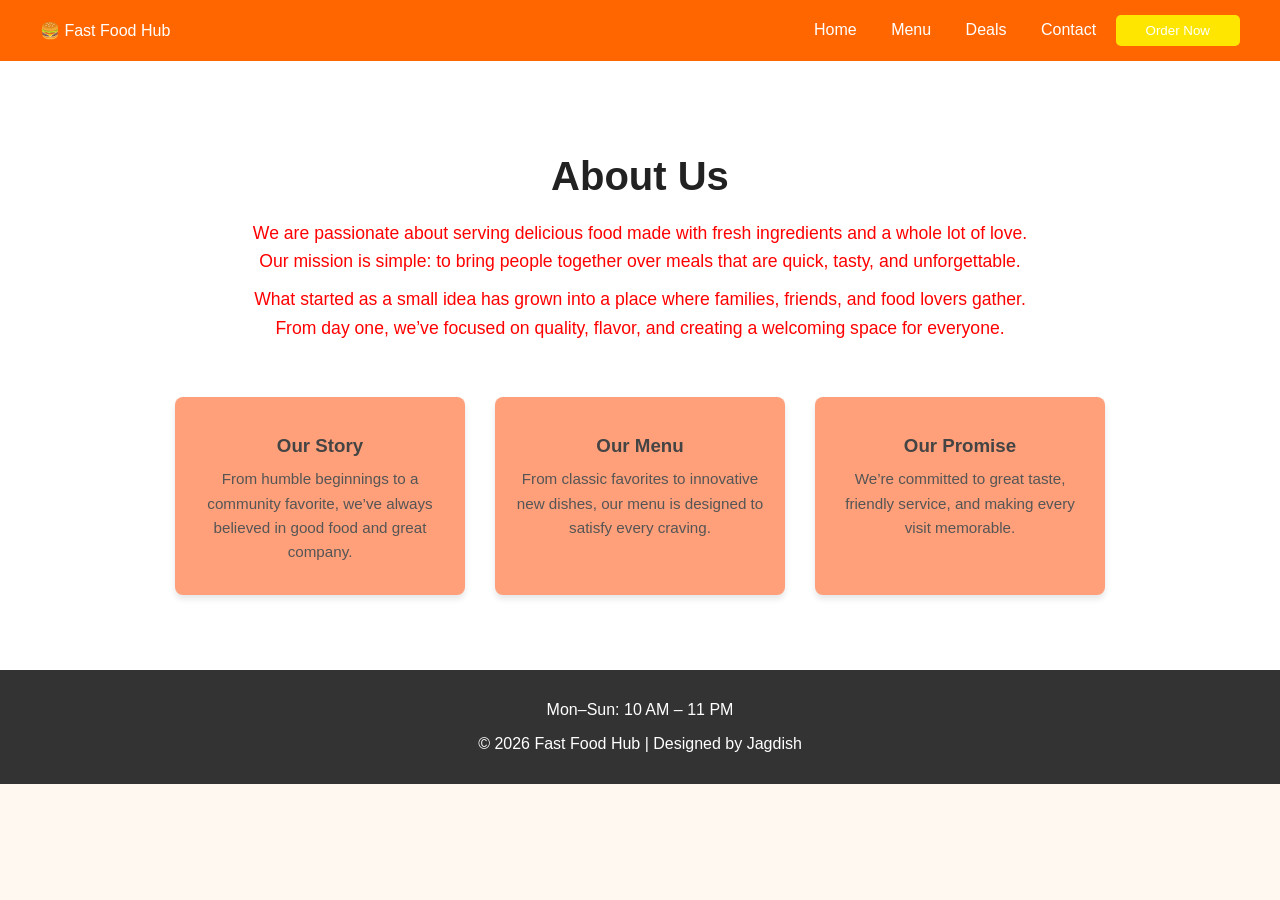
<file: aboutus.html>
<!DOCTYPE html>
<html lang="en">
<head>
  <meta charset="UTF-8">
  <meta name="viewport" content="width=device-width, initial-scale=1.0">
  <title>About Us</title>
  <link rel="stylesheet" href="about.css">
</head>
<body>
     
    <header>
    <div class="logo">🍔 Fast Food Hub</div>
    <nav>
      <a href="index.html">Home</a>
      <a href="menu.html">Menu</a>
      <a href="deals.html">Deals</a>
      <a href="contact.html">Contact</a>
      <button id="orderBtn"><a href="menu.html">Order Now</a></button>
    </nav>
  </header>

  <section class="about-section">
    <h1>About Us</h1>
    <p>
      We are passionate about serving delicious food made with fresh ingredients and a whole lot of love. 
      Our mission is simple: to bring people together over meals that are quick, tasty, and unforgettable.
    </p>
    <p>
      What started as a small idea has grown into a place where families, friends, and food lovers gather. 
      From day one, we’ve focused on quality, flavor, and creating a welcoming space for everyone.
    </p>

    <div class="about-cards">
      <div class="card">
        <h3>Our Story</h3>
        <p>From humble beginnings to a community favorite, we’ve always believed in good food and great company.</p>
      </div>
      <div class="card">
        <h3>Our Menu</h3>
        <p>From classic favorites to innovative new dishes, our menu is designed to satisfy every craving.</p>
      </div>
      <div class="card">
        <h3>Our Promise</h3>
        <p>We’re committed to great taste, friendly service, and making every visit memorable.</p>
      </div>
    </div>
  </section>

   <!-- 🧾 Footer -->
  <footer>
    <p>Mon–Sun: 10 AM – 11 PM</p>
    <p>© 2026 Fast Food Hub | Designed by Jagdish</p>
  </footer>

</body>
</html>
</file>
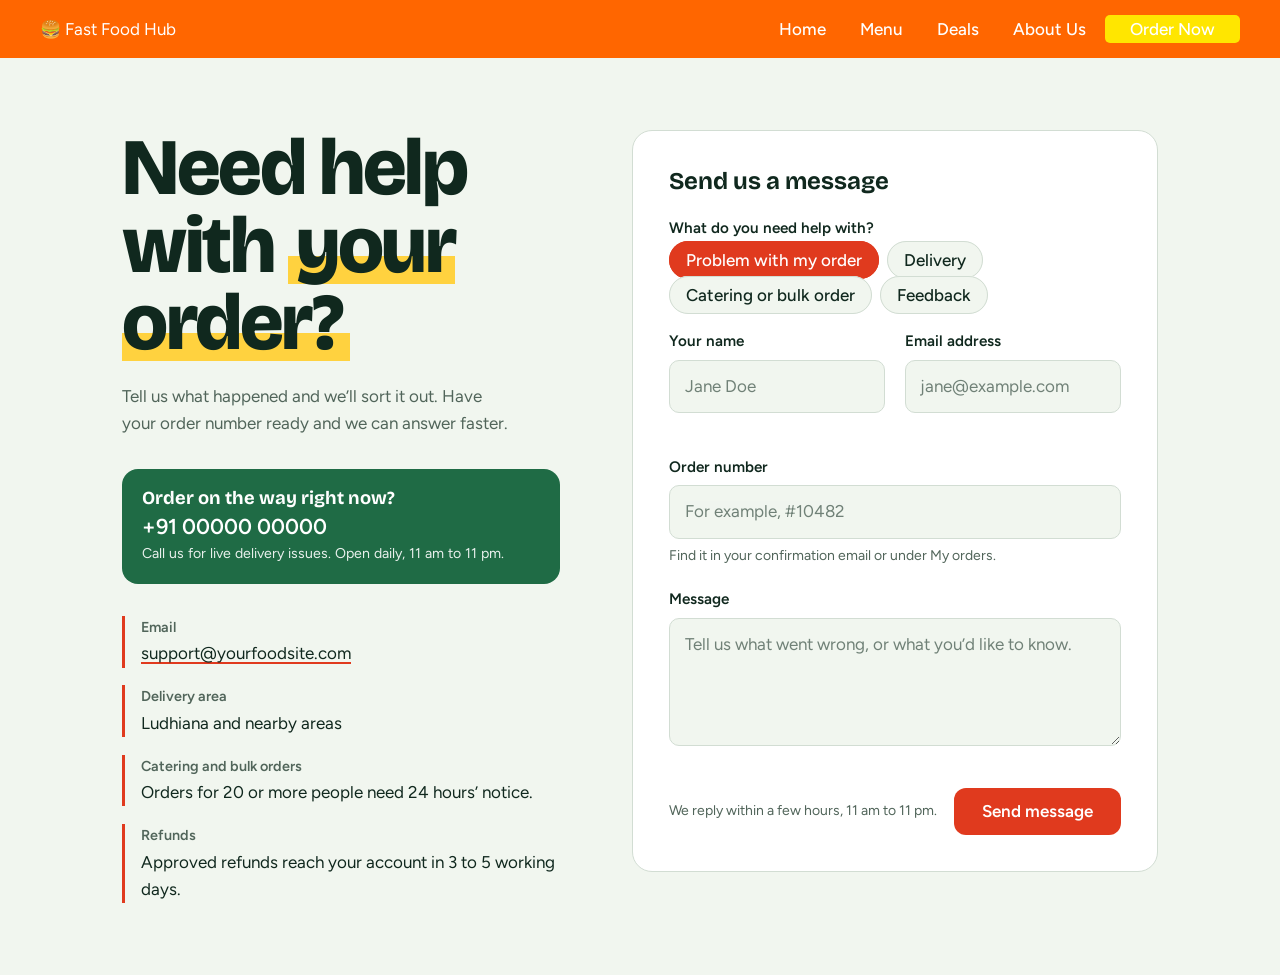
<file: contact.html>
<!DOCTYPE html>
<html lang="en">
<head>
<meta charset="utf-8">
<meta name="viewport" content="width=device-width, initial-scale=1, viewport-fit=cover">
<title>Contact us · Order help</title>
<link rel="preconnect" href="https://fonts.googleapis.com">
<link rel="preconnect" href="https://fonts.gstatic.com" crossorigin>
<link href="https://fonts.googleapis.com/css2?family=Bricolage+Grotesque:opsz,wght@12..96,700;12..96,800&family=Figtree:wght@400;500;600&display=swap" rel="stylesheet">
<style>
body {
  font-family: 'Poppins', sans-serif;
  margin: 0;
  background: #fff8f0;
  color: #333;
}

/* 🧭 Header */
header {
  background: #ff6600;
  display: flex;
  justify-content: space-between;
  align-items: center;
  padding: 15px 40px;
  color: white;
}
nav a {
  color: white;
  text-decoration: none;
  margin: 0 15px;
  font-weight: 500;
  transition: 0.3s;
}
nav a:hover {
  color: #ffe600;
  text-shadow: 0 0 5px #fff;
}
#orderBtn {
  background: #ffe600;
  border: none;
  padding: 4px 10px;
  border-radius: 5px;
  font-weight: bold;
  cursor: pointer;
  transition: 0.3s;
  
}
#orderBtn:hover {
  transform: scale(1.05);
  background: #ffcc00;
}
:root{
  --bg:#F1F6EF; --surface:#FFFFFF; --ink:#10281E; --muted:#51655A; --line:#D2DDD3;
  --accent:#E03A1E; --accent-ink:#FFFFFF; --mark:#FFD23F; --herb:#1F6B45; --err:#B3261E;
  --display:"Bricolage Grotesque","Trebuchet MS",system-ui,sans-serif;
  --body:"Figtree",system-ui,-apple-system,"Segoe UI",sans-serif;
  box-sizing:border-box;
  padding-top:env(safe-area-inset-top,0px); padding-bottom:env(safe-area-inset-bottom,0px);
}
@media (prefers-color-scheme:dark){
  :root:not([data-theme="light"]){
    --bg:#0D1A14; --surface:#152A20; --ink:#EAF4EC; --muted:#A5BBAC; --line:#28413373;
    --line:#2A4436; --accent:#FF6A4D; --accent-ink:#1A0A06; --herb:#6CCB92; --err:#FF8A80; color-scheme:dark;
  }
}
:root[data-theme="dark"]{
  --bg:#0D1A14; --surface:#152A20; --ink:#EAF4EC; --muted:#A5BBAC; --line:#2A4436;
  --accent:#FF6A4D; --accent-ink:#1A0A06; --herb:#6CCB92; --err:#FF8A80; color-scheme:dark;
}
*,*::before,*::after{box-sizing:inherit}
html{scroll-padding-top:env(safe-area-inset-top,0px)}
body{margin:0;background:var(--bg);color:var(--ink);font:400 1.0625rem/1.6 var(--body)}
.wrap{max-width:1100px;margin:0 auto;padding:clamp(2rem,6vw,4.5rem) clamp(1.25rem,4vw,2rem)}
.grid{display:grid;grid-template-columns:1fr;gap:3rem}
@media(min-width:880px){.grid{grid-template-columns:5fr 6fr;gap:4.5rem;align-items:start}}

h1{font:800 clamp(2.5rem,7.5vw,5rem)/.97 var(--display);letter-spacing:-.03em;margin:0 0 1.25rem}
h1 span{background:linear-gradient(transparent 60%,var(--mark) 60% 90%,transparent 90%);color:#10281E;padding:0 .1em}
.lede{color:var(--muted);max-width:36ch;margin:0 0 2rem}

.urgent{background:var(--herb);color:#fff;border-radius:16px;padding:1.1rem 1.25rem;margin-bottom:2rem}
@media(prefers-color-scheme:dark){:root:not([data-theme="light"]) .urgent{color:#0D1A14}}
:root[data-theme="dark"] .urgent{color:#0D1A14}
.urgent b{display:block;font:700 1.15rem var(--display)}
.urgent a{color:inherit;font-weight:600;font-size:1.35rem;text-decoration:none}
.urgent a:hover{text-decoration:underline}
.urgent small{display:block;opacity:.9}

dl{margin:0;display:grid;gap:1.1rem}
dl div{border-left:3px solid var(--accent);padding-left:1rem}
dt{font-weight:600;font-size:.9rem;color:var(--muted)}
dd{margin:.1rem 0 0}
dd a{color:var(--ink);text-decoration-color:var(--accent);text-underline-offset:.2em;text-decoration-thickness:2px}
dd a:hover{color:var(--accent)}

form{background:var(--surface);border:1.5px solid var(--line);border-radius:20px;padding:clamp(1.25rem,4vw,2.25rem);display:grid;gap:1.25rem}
form h2{font:700 1.5rem/1.2 var(--display);margin:0}
fieldset{border:0;margin:0;padding:0;display:grid;gap:.6rem}
legend{font-weight:600;font-size:.95rem;padding:0;margin-bottom:.4rem}
.chips{display:flex;flex-wrap:wrap;gap:.5rem}
.chips input{position:absolute;opacity:0;width:1px;height:1px}
.chips label{font-weight:500;border:1.5px solid var(--line);border-radius:999px;padding:.5rem 1rem;cursor:pointer;background:var(--bg)}
.chips label:hover{border-color:var(--accent)}
.chips input:checked+label{background:var(--accent);border-color:var(--accent);color:var(--accent-ink)}
.chips input:focus-visible+label{outline:3px solid var(--accent);outline-offset:2px}

.field{display:grid;gap:.4rem}
.row{display:grid;gap:1.25rem}
@media(min-width:560px){.row{grid-template-columns:1fr 1fr}}
label.l{font-weight:600;font-size:.95rem}
input[type=text],input[type=email],input[type=tel],textarea{font:inherit;color:var(--ink);background:var(--bg);border:1.5px solid var(--line);border-radius:10px;padding:.75rem .9rem;width:100%}
textarea{min-height:8rem;resize:vertical}
::placeholder{color:var(--muted);opacity:.8}
input:focus-visible,textarea:focus-visible,button:focus-visible,a:focus-visible{outline:3px solid var(--accent);outline-offset:2px}
input:focus,textarea:focus{border-color:var(--accent)}
.hint{color:var(--muted);font-size:.875rem}
.error{color:var(--err);font-size:.875rem;min-height:1.1em}
[aria-invalid="true"]{border-color:var(--err)}
#orderField[hidden]{display:none}
.foot{display:flex;align-items:center;justify-content:space-between;gap:1rem;flex-wrap:wrap}
button{font:600 1.0625rem var(--body);background:var(--accent);color:var(--accent-ink);border:0;border-radius:12px;padding:.85rem 1.75rem;cursor:pointer;transition:transform .15s ease}
button:hover{transform:translateY(-2px)}
.done{display:none;background:var(--surface);border:1.5px solid var(--line);border-radius:20px;padding:2.25rem}
.done h2{font:700 1.5rem var(--display);margin:0 0 .5rem}
.done p{color:var(--muted);margin:0 0 1rem}
.done button{background:transparent;color:var(--ink);border:1.5px solid var(--line)}
.sent form{display:none}
.sent .done{display:block}
@media(prefers-reduced-motion:reduce){button{transition:none}button:hover{transform:none}}
</style>
</head>
<body>

<header>
    <div class="logo">🍔 Fast Food Hub</div>
    <nav>
      <a href="index.html">Home</a>
      <a href="menu.html">Menu</a>
      <a href="deals.html">Deals</a>
      <a href="aboutus.html">About Us</a>
      <button id="orderBtn"><a href="menu.html">Order Now</a></button>
    </nav>
  </header>

<main class="wrap">
  <div class="grid" id="grid">
    <section>
      <h1>Need help with <span>your order?</span></h1>
      <p class="lede">Tell us what happened and we’ll sort it out. Have your order number ready and we can answer faster.</p>

      <div class="urgent">
        <b>Order on the way right now?</b>
        <a href="tel:+910000000000">+91 00000 00000</a>
        <small>Call us for live delivery issues. Open daily, 11 am to 11 pm.</small>
      </div>

      <dl>
        <div><dt>Email</dt><dd><a href="mailto:support@yourfoodsite.com">support@yourfoodsite.com</a></dd></div>
        <div><dt>Delivery area</dt><dd>Ludhiana and nearby areas</dd></div>
        <div><dt>Catering and bulk orders</dt><dd>Orders for 20 or more people need 24 hours’ notice.</dd></div>
        <div><dt>Refunds</dt><dd>Approved refunds reach your account in 3 to 5 working days.</dd></div>
      </dl>
    </section>

    <div>
      <form id="form" novalidate>
        <h2>Send us a message</h2>

        <fieldset>
          <legend>What do you need help with?</legend>
          <div class="chips">
            <span><input type="radio" name="topic" id="t1" value="Problem with my order" checked><label for="t1">Problem with my order</label></span>
            <span><input type="radio" name="topic" id="t2" value="Delivery question"><label for="t2">Delivery</label></span>
            <span><input type="radio" name="topic" id="t3" value="Catering or bulk order"><label for="t3">Catering or bulk order</label></span>
            <span><input type="radio" name="topic" id="t4" value="Feedback"><label for="t4">Feedback</label></span>
          </div>
        </fieldset>

        <div class="row">
          <div class="field">
            <label class="l" for="name">Your name</label>
            <input type="text" id="name" autocomplete="name" placeholder="Jane Doe">
            <div class="error" id="e-name" aria-live="polite"></div>
          </div>
          <div class="field">
            <label class="l" for="email">Email address</label>
            <input type="email" id="email" autocomplete="email" placeholder="jane@example.com">
            <div class="error" id="e-email" aria-live="polite"></div>
          </div>
        </div>

        <div class="field" id="orderField">
          <label class="l" for="order">Order number</label>
          <input type="text" id="order" placeholder="For example, #10482">
          <span class="hint">Find it in your confirmation email or under My orders.</span>
        </div>

        <div class="field">
          <label class="l" for="msg">Message</label>
          <textarea id="msg" maxlength="1000" placeholder="Tell us what went wrong, or what you’d like to know."></textarea>
          <div class="error" id="e-msg" aria-live="polite"></div>
        </div>

        <div class="foot">
          <span class="hint">We reply within a few hours, 11 am to 11 pm.</span>
          <button type="submit">Send message</button>
        </div>
      </form>

      <div class="done" id="done" role="status">
        <h2>Your message is ready to send</h2>
        <p>Your email app should have opened with everything filled in. If it didn’t, write to support@yourfoodsite.com.</p>
        <button type="button" id="again">Write another message</button>
      </div>
    </div>
  </div>
</main>

<script>
(function(){
  var TO="support@1yourfoodsite.com"; // change to your address
  var form=document.getElementById("form"), grid=document.getElementById("grid");
  var orderField=document.getElementById("orderField");

  function syncOrder(){
    var v=form.querySelector("input[name=topic]:checked").value;
    orderField.hidden=!(v==="Problem with my order"||v==="Delivery question");
  }
  form.addEventListener("change",syncOrder);syncOrder();

  function check(id,ok,text){
    var el=document.getElementById(id), err=document.getElementById("e-"+id);
    err.textContent=ok?"":text;
    if(ok){el.removeAttribute("aria-invalid");}else{el.setAttribute("aria-invalid","true");}
    return ok;
  }
  form.addEventListener("submit",function(e){
    e.preventDefault();
    var n=document.getElementById("name").value.trim();
    var m=document.getElementById("email").value.trim();
    var t=document.getElementById("msg").value.trim();
    var a=check("name",n.length>0,"Enter your name.");
    var b=check("email",/^[^@\s]+@[^@\s]+\.[^@\s]+$/.test(m),"Enter a valid email address, like jane@example.com.");
    var c=check("msg",t.length>=10,"Write at least 10 characters.");
    if(!(a&&b&&c)){form.querySelector("[aria-invalid]").focus();return;}
    var topic=form.querySelector("input[name=topic]:checked").value;
    var order=document.getElementById("order").value.trim();
    var subject=topic+(order&&!orderField.hidden?" ("+order+")":"");
    var body=t+"\n\n— "+n+" ("+m+")";
    window.location.href="mailto:"+TO+"?subject="+encodeURIComponent(subject)+"&body="+encodeURIComponent(body);
    grid.classList.add("sent");
  });
  document.getElementById("again").addEventListener("click",function(){
    form.reset();syncOrder();grid.classList.remove("sent");
  });
})();
</script>
</body>
</html>
</file>
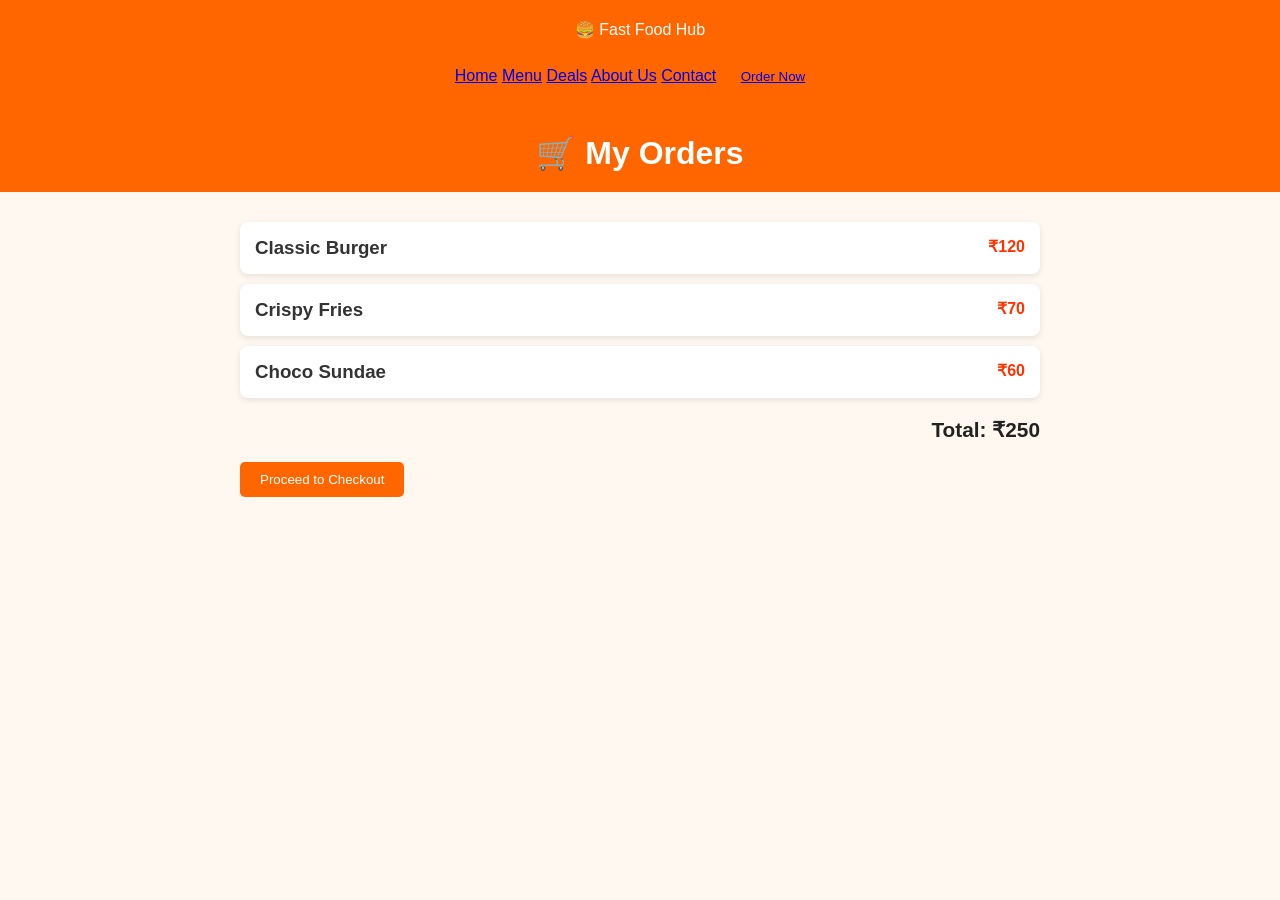
<file: order.html>
<!DOCTYPE html>
<html lang="en">
<head>
  <meta charset="UTF-8">
  <meta name="viewport" content="width=device-width, initial-scale=1.0">
  <title>My Orders</title>
  <style>
    body {
      font-family: Arial, sans-serif;
      background: #fff8f0;
      margin: 0;
      padding: 0;
    }
    header {
      background: #ff6600;
      color: white;
      text-align: center;
      padding: 20px;
    }
    header h1 { margin: 0; }
    .orders {
      padding: 30px;
      max-width: 800px;
      margin: auto;
    }
    .order-item {
      display: flex;
      justify-content: space-between;
      background: #fff;
      padding: 15px;
      margin-bottom: 10px;
      border-radius: 8px;
      box-shadow: 0 2px 6px rgba(0,0,0,0.1);
    }
    .order-item h3 {
      margin: 0;
      color: #333;
    }
    .order-item .price {
      font-weight: bold;
      color: #ff3300;
    }
    .total {
      text-align: right;
      font-size: 1.3em;
      margin-top: 20px;
      font-weight: bold;
      color: #222;
    }
    button {
      background: #ff6600;
      color: white;
      border: none;
      padding: 10px 20px;
      border-radius: 5px;
      cursor: pointer;
      margin-top: 20px;
    }
    button:hover {
      background: #e65c00;
    }
  </style>
</head>
<body>

<header>
    <div class="logo">🍔 Fast Food Hub</div>
    <nav>
      <a href="#">Home</a>
      <a href="menu.html">Menu</a>
      <a href="deals.html">Deals</a>
      <a href="aboutus.html">About Us</a>
      <a href="contact.html">Contact</a>
      <button id="orderBtn"><a href="menu.html">Order Now</a></button>
    </nav>
  </header>

<header>
  <h1>🛒 My Orders</h1>
</header>

<section class="orders">
  <div class="order-item">
    <h3>Classic Burger</h3>
    <div class="price">₹120</div>
  </div>
  <div class="order-item">
    <h3>Crispy Fries</h3>
    <div class="price">₹70</div>
  </div>
  <div class="order-item">
    <h3>Choco Sundae</h3>
    <div class="price">₹60</div>
  </div>

  <div class="total">Total: ₹250</div>
  <button>Proceed to Checkout</button>
</section>



</body>
</html>
</file>
<file: about.css>
body {
  font-family: 'Poppins', sans-serif;
  margin: 0;
  background: #fff8f0;
  color: #333;
}

/* 🧭 Header */
header {
  background: #ff6600;
  display: flex;
  justify-content: space-between;
  align-items: center;
  padding: 15px 40px;
  color: white;
}
nav a {
  color: white;
  text-decoration: none;
  margin: 0 15px;
  font-weight: 500;
  transition: 0.3s;
}
nav a:hover {
  color: #ffe600;
  text-shadow: 0 0 5px #fff;
}
#orderBtn {
  background: #ffe600;
  border: none;
  padding: 8px 15px;
  border-radius: 5px;
  font-weight: bold;
  cursor: pointer;
  transition: 0.3s;
}
#orderBtn:hover {
  transform: scale(1.05);
  background: #ffcc00;
}
.about-section {
      background: #fff;
      padding: 60px 20px;
      text-align: center;
    }
    .about-section h1 {
      font-size: 2.5em;
      margin-bottom: 20px;
      color: #222;
    }
    .about-section p {
      max-width: 800px;
      margin: 10px auto;
      line-height: 1.6;
      font-size: 1.1em;
      color: red;
    }
    .about-cards {
      display: flex;
      flex-wrap: wrap;
      justify-content: center;
      margin-top: 40px;
    }
    .card {
      background: lightsalmon;
      border-radius: 8px;
      padding: 20px;
      margin: 15px;
      width: 250px;
      box-shadow: 0 4px 6px rgba(0,0,0,0.1);
      transition: transform 0.3s;
    }
    .card:hover {
      transform: translateY(-5px);
    }
    .card h3 {
      margin-bottom: 10px;
      color: #444;
    }
    .card p {
      font-size: 0.95em;
      color: #555;
    }

    /* 🧾 Footer */
footer {
  background: #333;
  color: white;
  text-align: center;
  padding: 15px;
}
</file>
